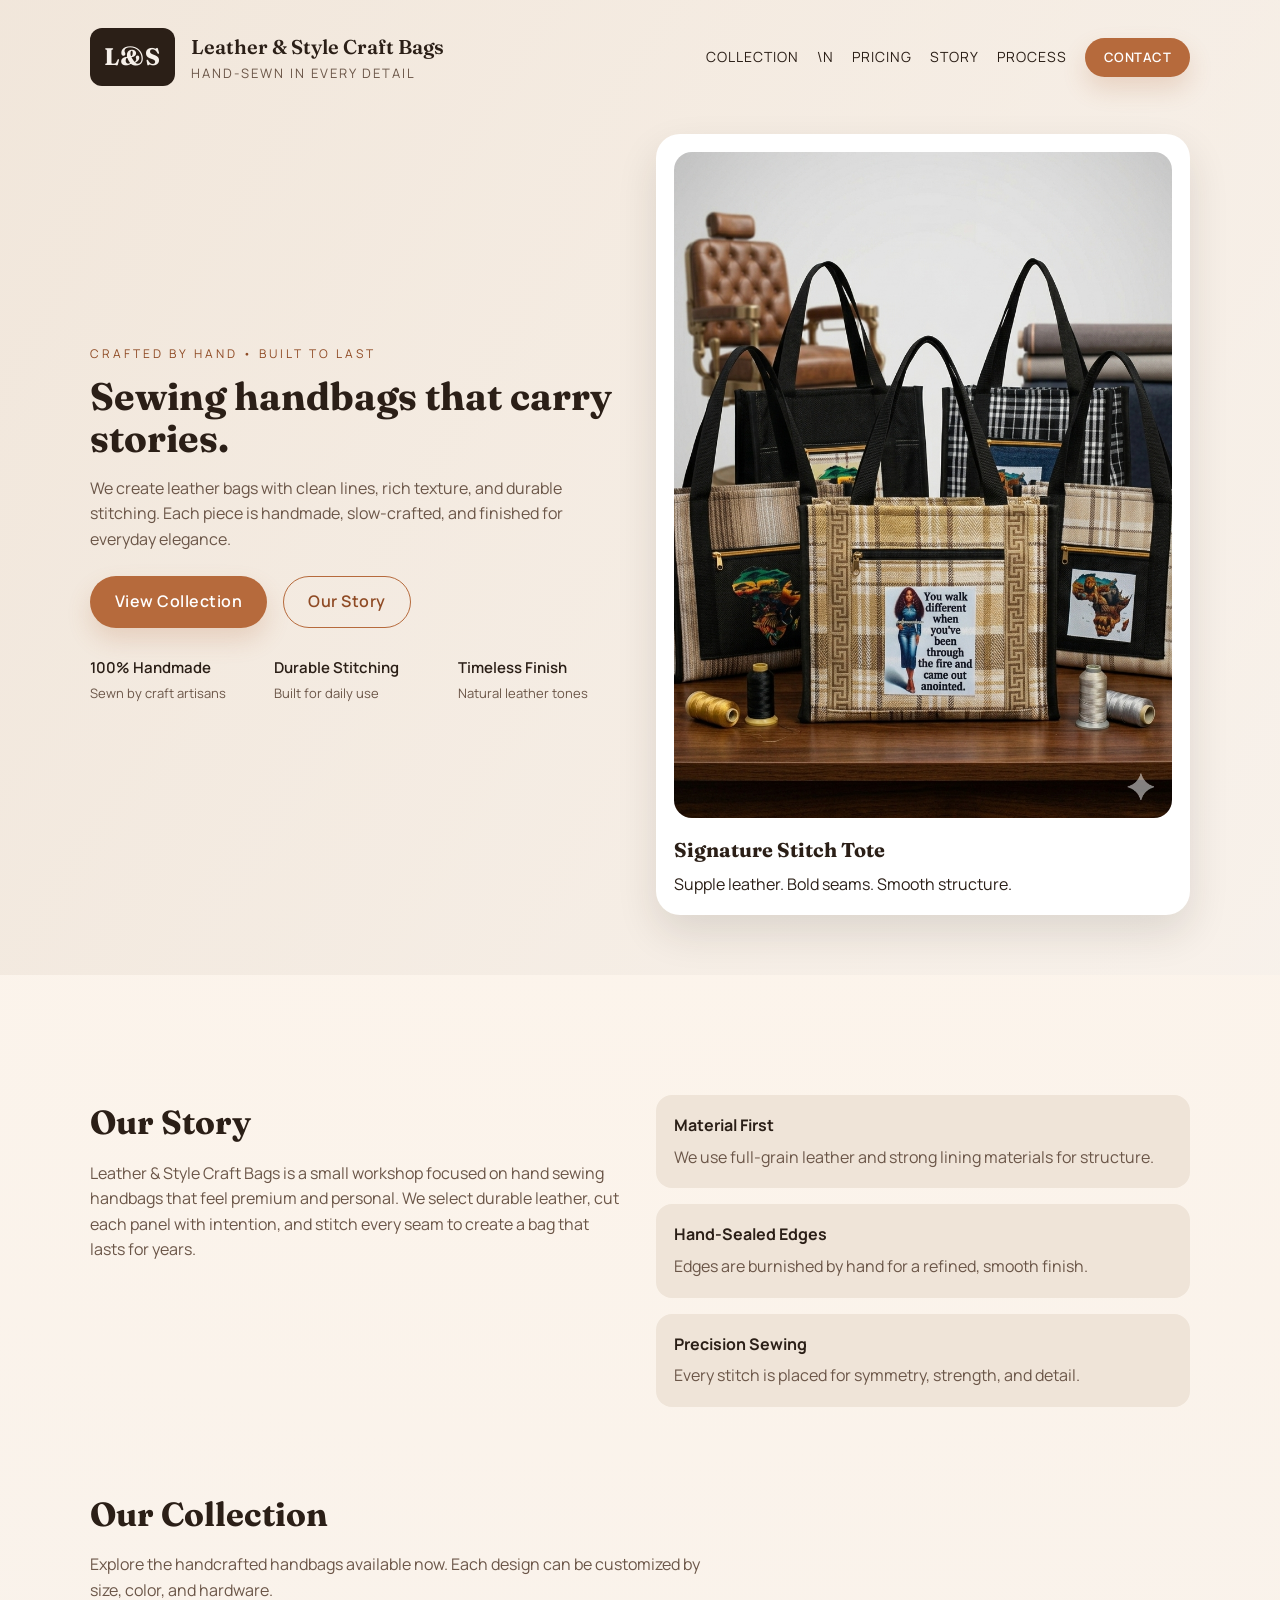
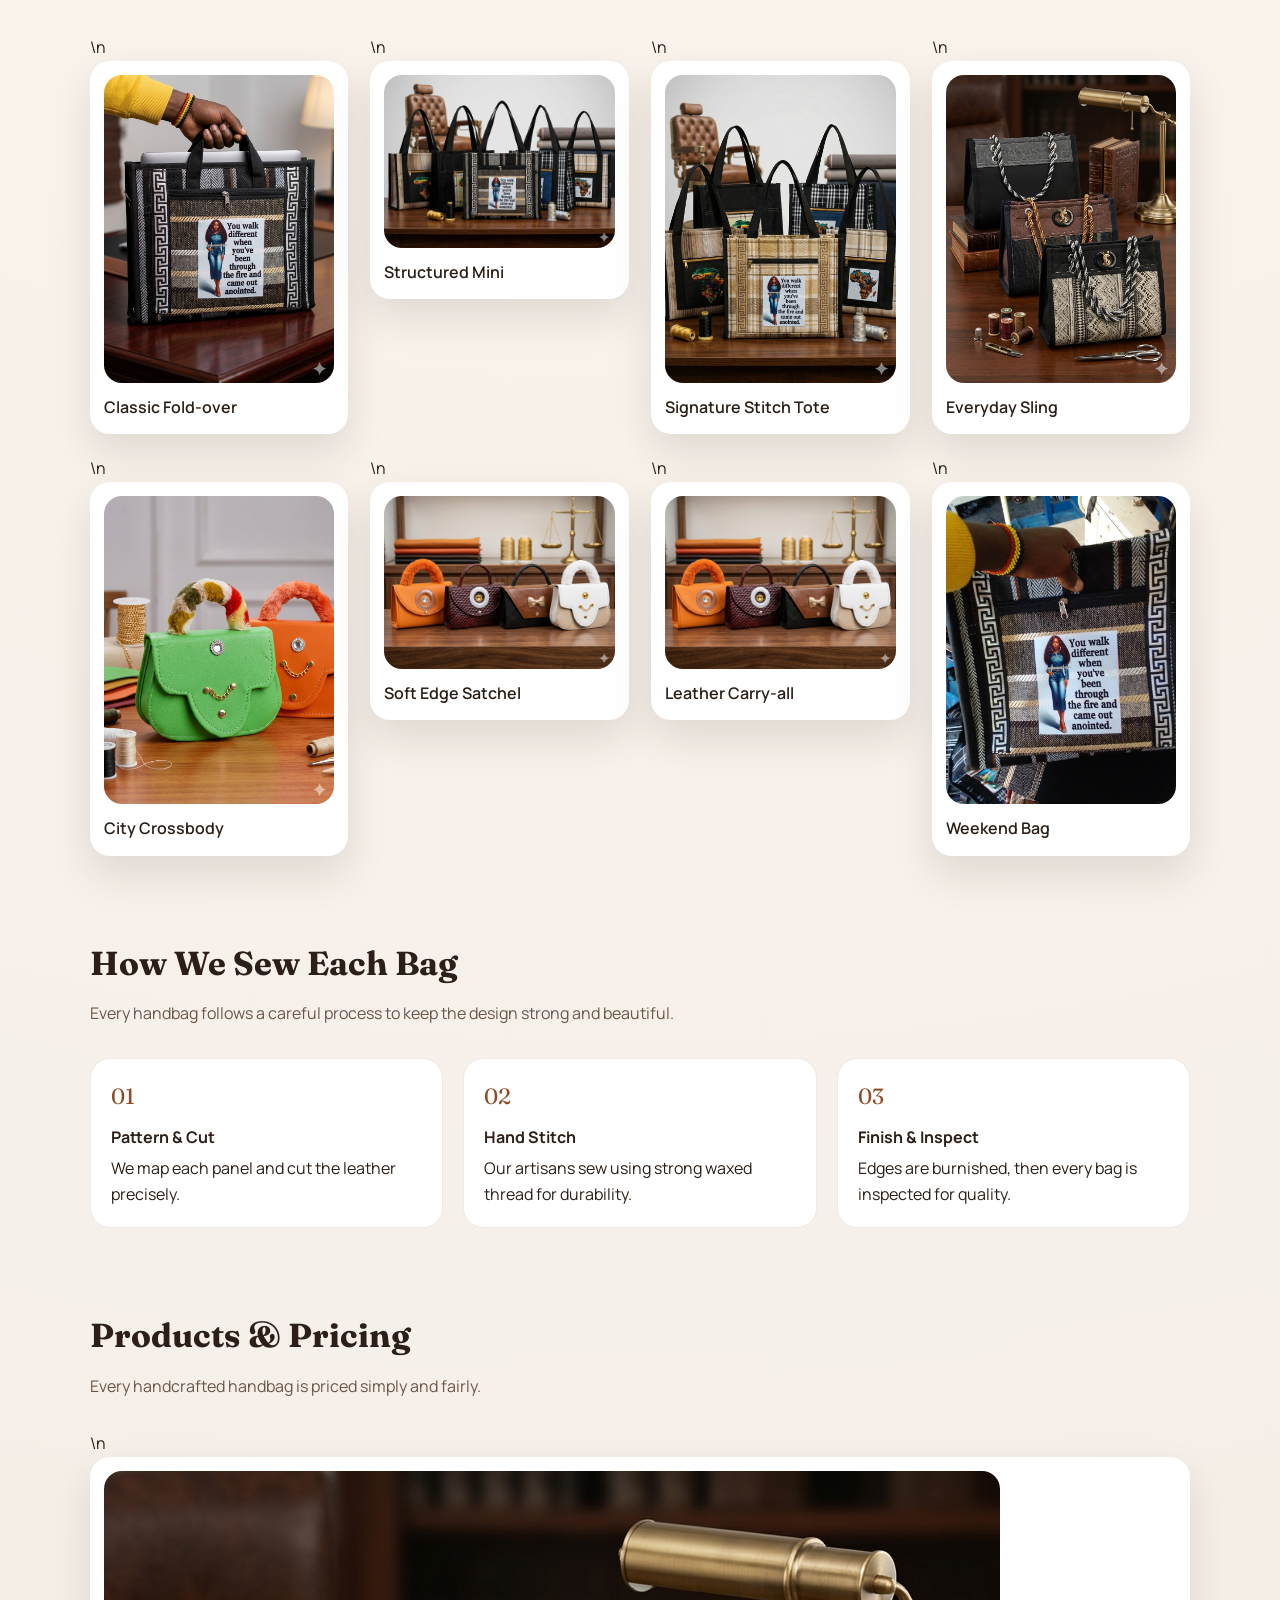
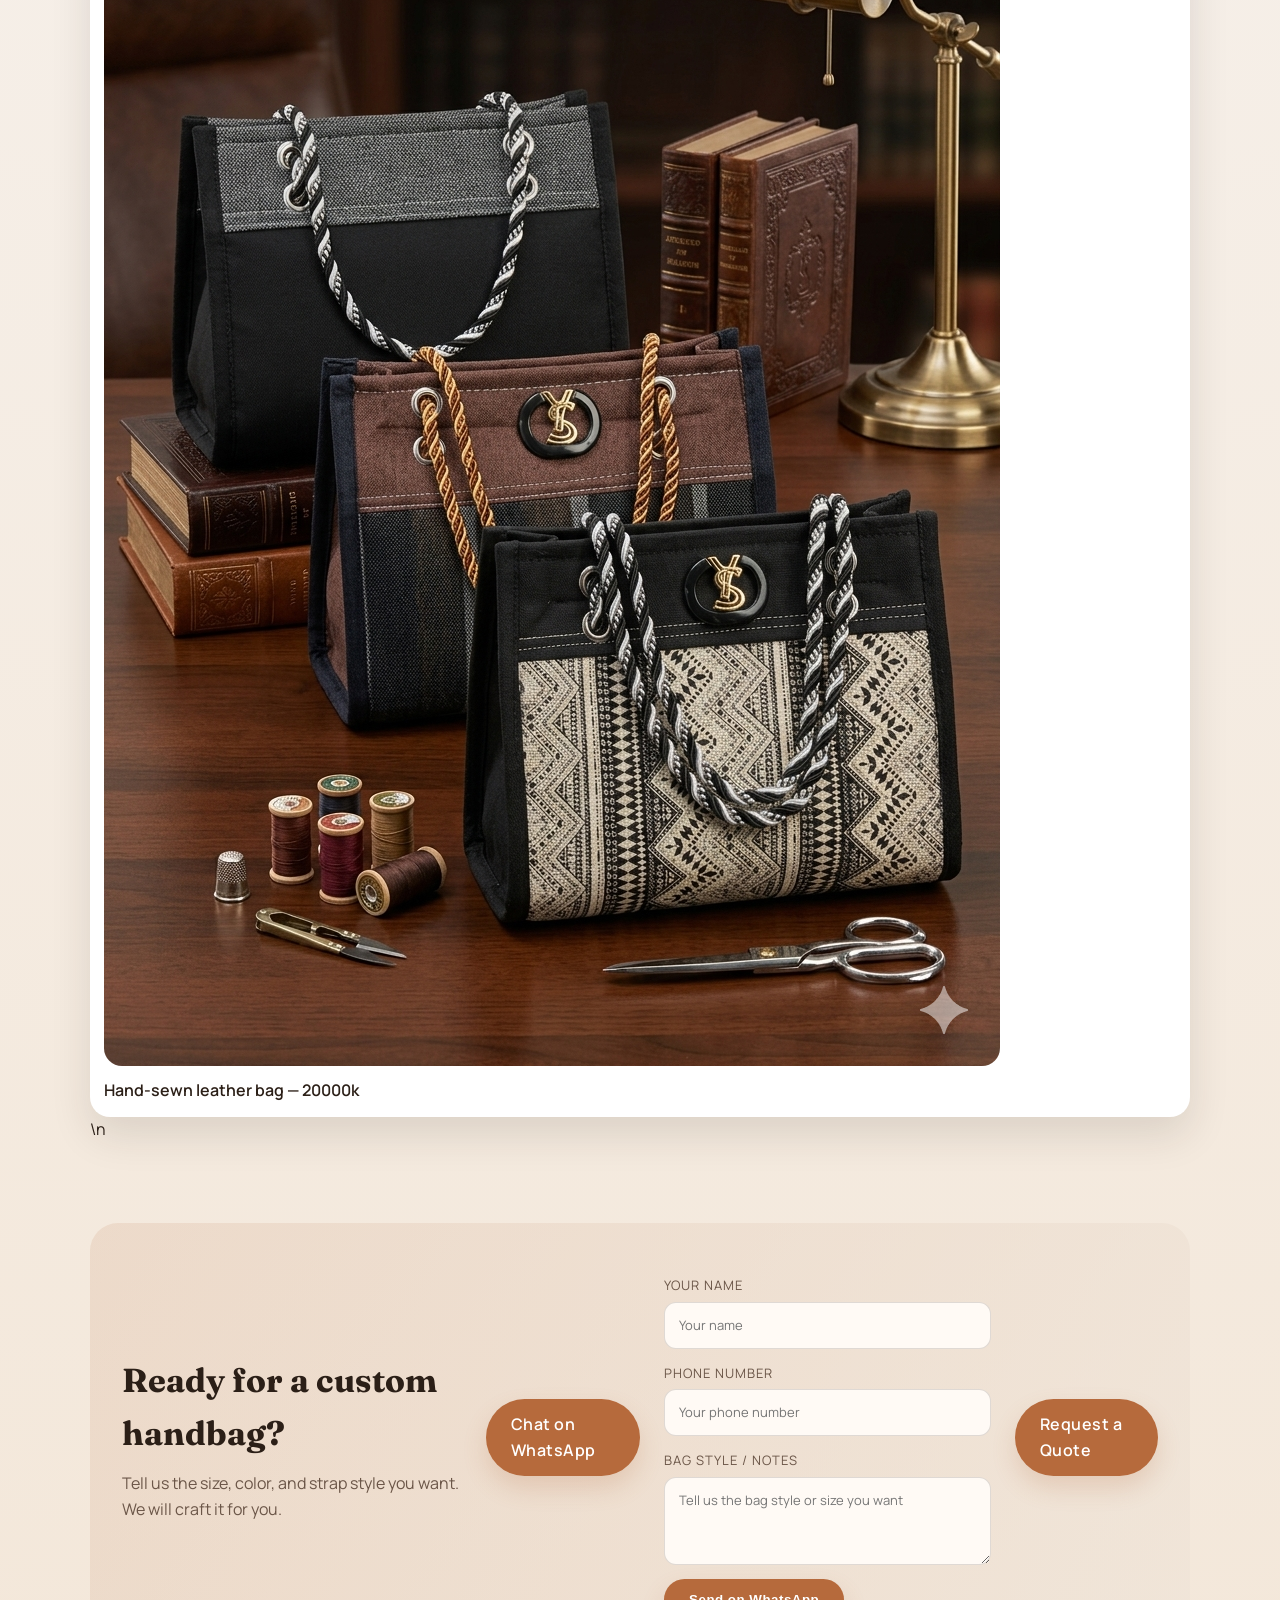
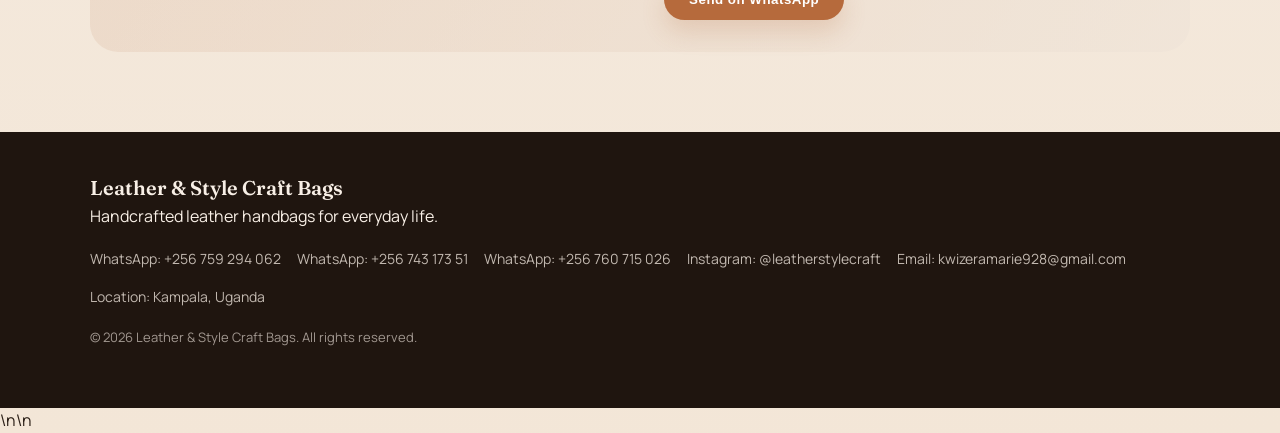
<file: index.html>
﻿<!DOCTYPE html>
<html lang="en">
<head>
    <meta charset="UTF-8">
    <meta name="viewport" content="width=device-width, initial-scale=1.0">
    <title>Leather & Style Craft Bags</title>
    <meta name="description" content="Hand-sewn leather handbags crafted in Kampala. Custom sizes, colors, and hardware available." />
    <meta property="og:type" content="website" />
    <meta property="og:title" content="Leather & Style Craft Bags" />
    <meta property="og:description" content="Hand-sewn leather handbags crafted in Kampala. Custom sizes, colors, and hardware available." />
    <meta property="og:url" content="https://stupendous-cactus-37cb73.netlify.app/" />
    <meta property="og:image" content="https://stupendous-cactus-37cb73.netlify.app/Images/1775654206550.png" />
    <meta name="twitter:card" content="summary_large_image" />
    <meta name="twitter:title" content="Leather & Style Craft Bags" />
    <meta name="twitter:description" content="Hand-sewn leather handbags crafted in Kampala. Custom sizes, colors, and hardware available." />
    <meta name="twitter:image" content="https://stupendous-cactus-37cb73.netlify.app/Images/1775654206550.png" />
    <link rel="preconnect" href="https://fonts.googleapis.com">
    <link rel="preconnect" href="https://fonts.gstatic.com" crossorigin>
    <link href="https://fonts.googleapis.com/css2?family=Fraunces:opsz,wght@9..144,400;9..144,600;9..144,700&family=Manrope:wght@300;400;500;600&display=swap" rel="stylesheet">
    <link rel="stylesheet" href="styles.css">
</head>
<body>
    <div class="page">
        <header class="site-header">
            <nav class="nav">
                <div class="brand">
                    <span class="brand-mark">L&S</span>
                    <div>
                        <div class="brand-name">Leather & Style Craft Bags</div>
                        <div class="brand-tag">Hand-sewn in every detail</div>
                    </div>
                </div>
                <div class="nav-links">
                    <a href="#collection">Collection</a>\n                    <a href="#pricing">Pricing</a>
                    <a href="#story">Story</a>
                    <a href="#process">Process</a>
                    <a href="#contact" class="button small">Contact</a>
                </div>
            </nav>

            <section class="hero">
                <div class="hero-text">
                    <p class="eyebrow">Crafted by hand • Built to last</p>
                    <h1>Sewing handbags that carry stories.</h1>
                    <p class="lead">We create leather bags with clean lines, rich texture, and durable stitching. Each piece is handmade, slow-crafted, and finished for everyday elegance.</p>
                    <div class="hero-actions">
                        <a class="button" href="#collection">View Collection</a>
                        <a class="button ghost" href="#story">Our Story</a>
                    </div>
                    <div class="hero-stats">
                        <div>
                            <span class="stat">100% Handmade</span>
                            <span class="stat-label">Sewn by craft artisans</span>
                        </div>
                        <div>
                            <span class="stat">Durable Stitching</span>
                            <span class="stat-label">Built for daily use</span>
                        </div>
                        <div>
                            <span class="stat">Timeless Finish</span>
                            <span class="stat-label">Natural leather tones</span>
                        </div>
                    </div>
                </div>
                <div class="hero-card">
                    <img src="Images/1775654206550.png" alt="Handcrafted leather bag" />
                    <div class="hero-card-text">
                        <h3>Signature Stitch Tote</h3>
                        <p>Supple leather. Bold seams. Smooth structure.</p>
                    </div>
                </div>
            </section>
        </header>

        <main>
            <section id="story" class="story">
                <div>
                    <h2>Our Story</h2>
                    <p>Leather & Style Craft Bags is a small workshop focused on hand sewing handbags that feel premium and personal. We select durable leather, cut each panel with intention, and stitch every seam to create a bag that lasts for years.</p>
                </div>
                <div class="story-highlights">
                    <div class="highlight">
                        <h4>Material First</h4>
                        <p>We use full-grain leather and strong lining materials for structure.</p>
                    </div>
                    <div class="highlight">
                        <h4>Hand-Sealed Edges</h4>
                        <p>Edges are burnished by hand for a refined, smooth finish.</p>
                    </div>
                    <div class="highlight">
                        <h4>Precision Sewing</h4>
                        <p>Every stitch is placed for symmetry, strength, and detail.</p>
                    </div>
                </div>
            </section>

            <section id="collection" class="collection">
                <div class="section-head">
                    <h2>Our Collection</h2>
                    <p>Explore the handcrafted handbags available now. Each design can be customized by size, color, and hardware.</p>
                </div>
                <div class="image-grid">
                    <a class="card-link" href="https://wa.me/256759294062?text=Hello%2C%20I%20am%20interested%20in%20a%20hand-sewn%20leather%20bag.%0AImage%3A%20https%3A%2F%2Fstupendous-cactus-37cb73.netlify.app%2FImages%2F1775653806696.png" target="_blank" rel="noopener">\n                    <figure class="card">
                        <img src="Images/1775653806696.png" alt="Leather handbag" />
                        <figcaption>Classic Fold-over</figcaption>
                    </figure>                    </a>
                    <a class="card-link" href="https://wa.me/256759294062?text=Hello%2C%20I%20am%20interested%20in%20a%20hand-sewn%20leather%20bag.%0AImage%3A%20https%3A%2F%2Fstupendous-cactus-37cb73.netlify.app%2FImages%2F1775653977512.png" target="_blank" rel="noopener">\n                    <figure class="card">
                        <img src="Images/1775653977512.png" alt="Leather handbag" />
                        <figcaption>Structured Mini</figcaption>
                    </figure>                   </a>
                    <a class="card-link" href="https://wa.me/256759294062?text=Hello%2C%20I%20am%20interested%20in%20a%20hand-sewn%20leather%20bag.%0AImage%3A%20https%3A%2F%2Fstupendous-cactus-37cb73.netlify.app%2FImages%2F1775654206550.png" target="_blank" rel="noopener">\n                    <figure class="card">
                        <img src="Images/1775654206550.png" alt="Leather handbag" />
                        <figcaption>Signature Stitch Tote</figcaption>
                    </figure>                    </a>
                    <a class="card-link" href="https://wa.me/256759294062?text=Hello%2C%20I%20am%20interested%20in%20a%20hand-sewn%20leather%20bag.%0AImage%3A%20https%3A%2F%2Fstupendous-cactus-37cb73.netlify.app%2FImages%2F1775654424771.png" target="_blank" rel="noopener">\n                    <figure class="card">
                        <img src="Images/1775654424771.png" alt="Leather handbag" />
                        <figcaption>Everyday Sling</figcaption>
                    </figure>                   </a>
                    <a class="card-link" href="https://wa.me/256759294062?text=Hello%2C%20I%20am%20interested%20in%20a%20hand-sewn%20leather%20bag.%0AImage%3A%20https%3A%2F%2Fstupendous-cactus-37cb73.netlify.app%2FImages%2F1775654623026.png" target="_blank" rel="noopener">\n                    <figure class="card">
                        <img src="Images/1775654623026.png" alt="Leather handbag" />
                        <figcaption>City Crossbody</figcaption>
                    </figure>                   </a>
                    <a class="card-link" href="https://wa.me/256759294062?text=Hello%2C%20I%20am%20interested%20in%20a%20hand-sewn%20leather%20bag.%0AImage%3A%20https%3A%2F%2Fstupendous-cactus-37cb73.netlify.app%2FImages%2F1775654816172.png" target="_blank" rel="noopener">\n                    <figure class="card">
                        <img src="Images/1775654816172.png" alt="Leather handbag" />
                        <figcaption>Soft Edge Satchel</figcaption>
                    </figure>                   </a>
                    <a class="card-link" href="https://wa.me/256759294062?text=Hello%2C%20I%20am%20interested%20in%20a%20hand-sewn%20leather%20bag.%0AImage%3A%20https%3A%2F%2Fstupendous-cactus-37cb73.netlify.app%2FImages%2F1775654816172%2520%281%29.png" target="_blank" rel="noopener">\n                    <figure class="card">
                        <img src="Images/1775654816172%20(1).png" alt="Leather handbag" />
                        <figcaption>Leather Carry-all</figcaption>
                    </figure>                    </a>
                    <a class="card-link" href="https://wa.me/256759294062?text=Hello%2C%20I%20am%20interested%20in%20a%20hand-sewn%20leather%20bag.%0AImage%3A%20https%3A%2F%2Fstupendous-cactus-37cb73.netlify.app%2FImages%2FIMG-20260408-WA0063.jpg.jpeg" target="_blank" rel="noopener">\n                    <figure class="card">
                        <img src="Images/IMG-20260408-WA0063.jpg.jpeg" alt="Leather handbag" />
                        <figcaption>Weekend Bag</figcaption>
                    </figure>                   </a>
                </div>
            </section>

            <section id="process" class="process">
                <div class="section-head">
                    <h2>How We Sew Each Bag</h2>
                    <p>Every handbag follows a careful process to keep the design strong and beautiful.</p>
                </div>
                <div class="process-steps">
                    <div class="step">
                        <span class="step-number">01</span>
                        <h4>Pattern & Cut</h4>
                        <p>We map each panel and cut the leather precisely.</p>
                    </div>
                    <div class="step">
                        <span class="step-number">02</span>
                        <h4>Hand Stitch</h4>
                        <p>Our artisans sew using strong waxed thread for durability.</p>
                    </div>
                    <div class="step">
                        <span class="step-number">03</span>
                        <h4>Finish & Inspect</h4>
                        <p>Edges are burnished, then every bag is inspected for quality.</p>
                    </div>
                </div>
            </section>

                        <section id="pricing" class="collection">
                <div class="section-head">
                    <h2>Products & Pricing</h2>
                    <p>Every handcrafted handbag is priced simply and fairly.</p>
                </div>
                <div class="image-grid">
                    <a class="card-link" href="https://wa.me/256759294062?text=Hello%2C%20I%20am%20interested%20in%20a%20hand-sewn%20leather%20bag.%0AImage%3A%20https%3A%2F%2Fstupendous-cactus-37cb73.netlify.app%2FImages%2F1775654424771.png" target="_blank" rel="noopener">\n                    <figure class="card">
                        <img src="Images/1775654424771.png" alt="Handcrafted leather handbag" />
                        <figcaption>Hand-sewn leather bag — 20000k</figcaption>
                    </figure>\n                    </a>
                </div>
            </section>
            <section id="contact" class="cta">
                <div>
                    <h2>Ready for a custom handbag?</h2>
                    <p>Tell us the size, color, and strap style you want. We will craft it for you.</p>
                </div>
                <a class="button" href="https://wa.me/256759294062?text=Hello%2C%20I%20am%20interested%20in%20a%20hand-sewn%20leather%20bag." target="_blank" rel="noopener">Chat on WhatsApp</a>
                                <form id="whatsapp-form" class="contact-form">
                    <label>
                        Your Name
                        <input type="text" name="name" placeholder="Your name" required />
                    </label>
                    <label>
                        Phone Number
                        <input type="tel" name="phone" placeholder="Your phone number" />
                    </label>
                    <label>
                        Bag Style / Notes
                        <textarea name="message" rows="3" placeholder="Tell us the bag style or size you want" required></textarea>
                    </label>
                    <button class="button" type="submit">Send on WhatsApp</button>
                </form><a class="button" href="mailto:kwizeramarie928@gmail.com">Request a Quote</a>
            </section>
        </main>

        <footer class="footer">
            <div>
                <div class="brand-name">Leather & Style Craft Bags</div>
                <p>Handcrafted leather handbags for everyday life.</p>
            </div>
                        <div class="footer-links">
                <span>WhatsApp: +256 759 294 062</span>
                <span>WhatsApp: +256 743 173 51</span>
                <span>WhatsApp: +256 760 715 026</span>
                <span>Instagram: @leatherstylecraft</span>
                <span>Email: kwizeramarie928@gmail.com</span>
                <span>Location: Kampala, Uganda</span>
            </div>
            <p class="footer-note">&copy; 2026 Leather & Style Craft Bags. All rights reserved.</p>
        </footer>
    </div>
    <script>
        (function () {
            var form = document.getElementById("whatsapp-form");
            if (!form) return;
            var number = "256759294062";
            form.addEventListener("submit", function (event) {
                event.preventDefault();
                var name = form.elements["name"].value.trim();
                var phone = form.elements["phone"].value.trim();
                var message = form.elements["message"].value.trim();
                var text = "Hello, my name is " + name + ".";
                if (phone) text += " My phone is " + phone + ".";
                text += " " + message;
                var url = "https://wa.me/" + number + "?text=" + encodeURIComponent(text);
                window.open(url, "_blank");
            });
        })();
    </script>\n</body>\n</html>
</file>
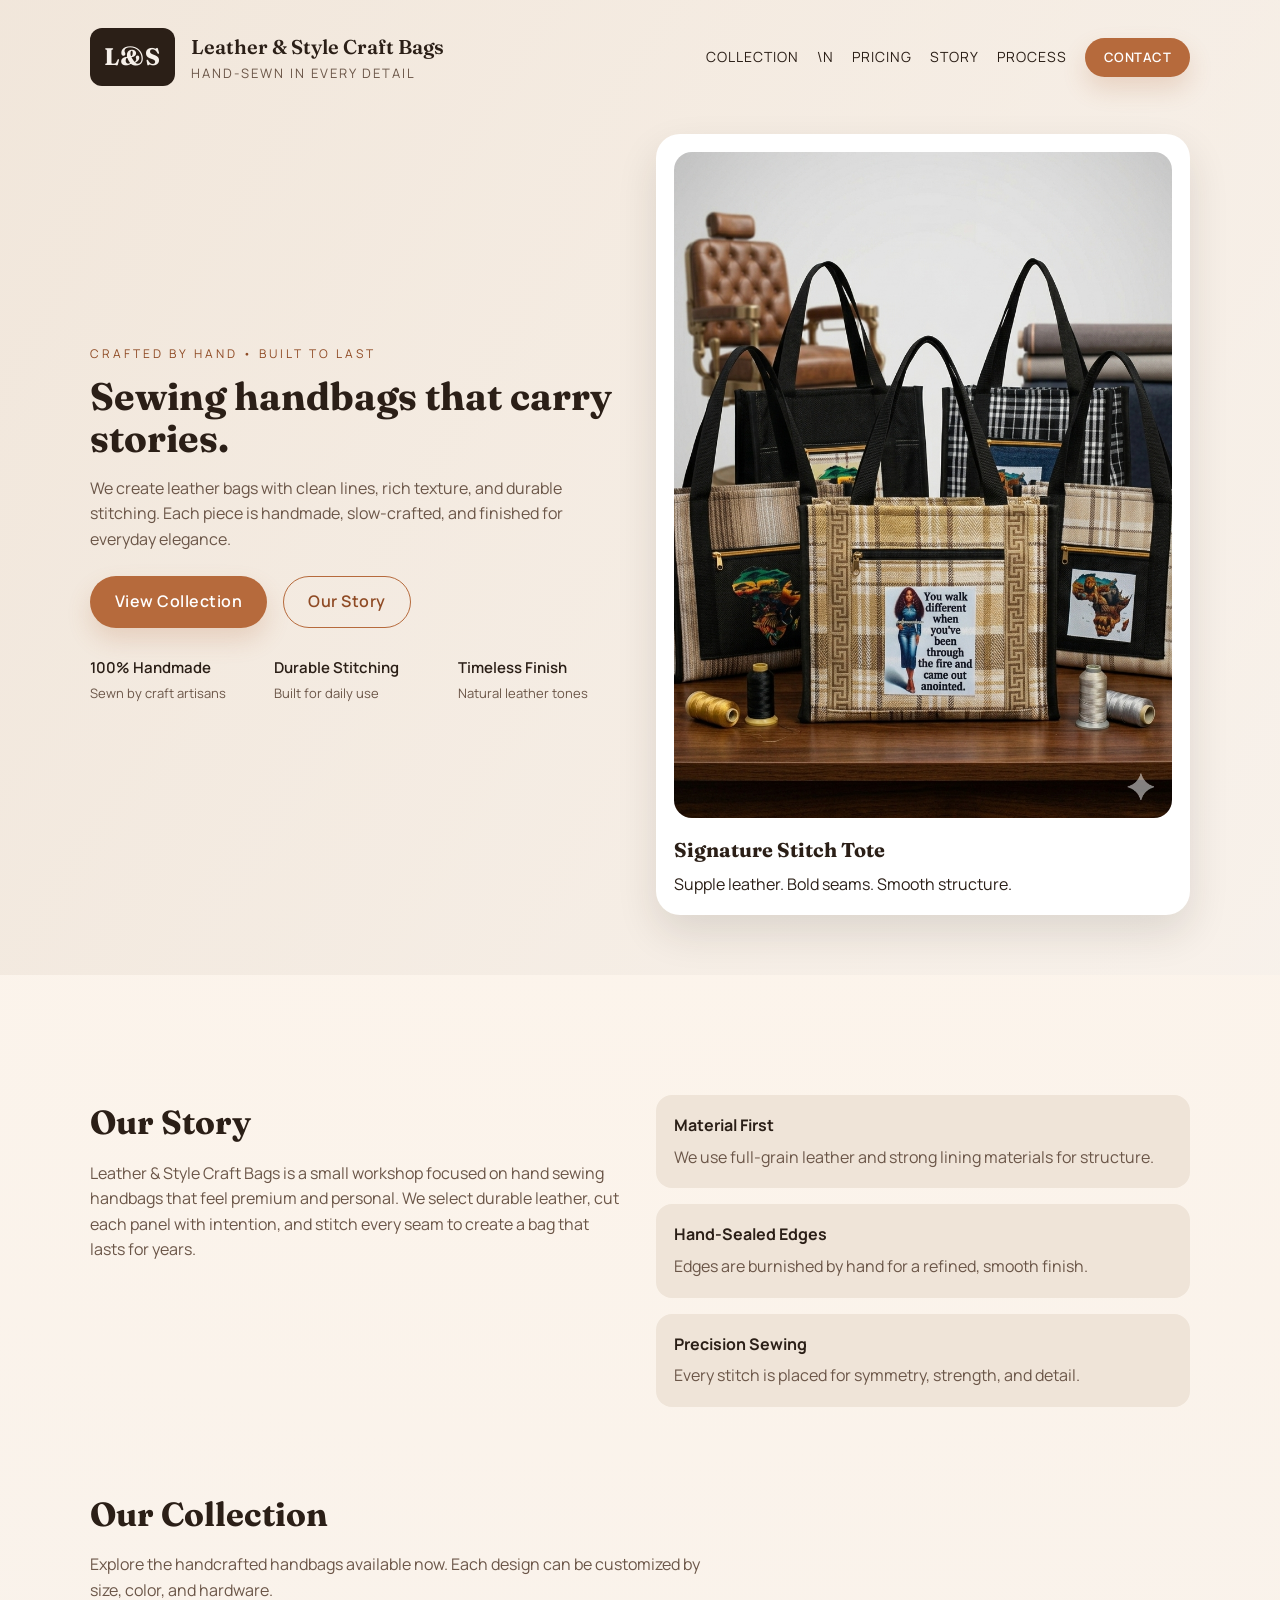
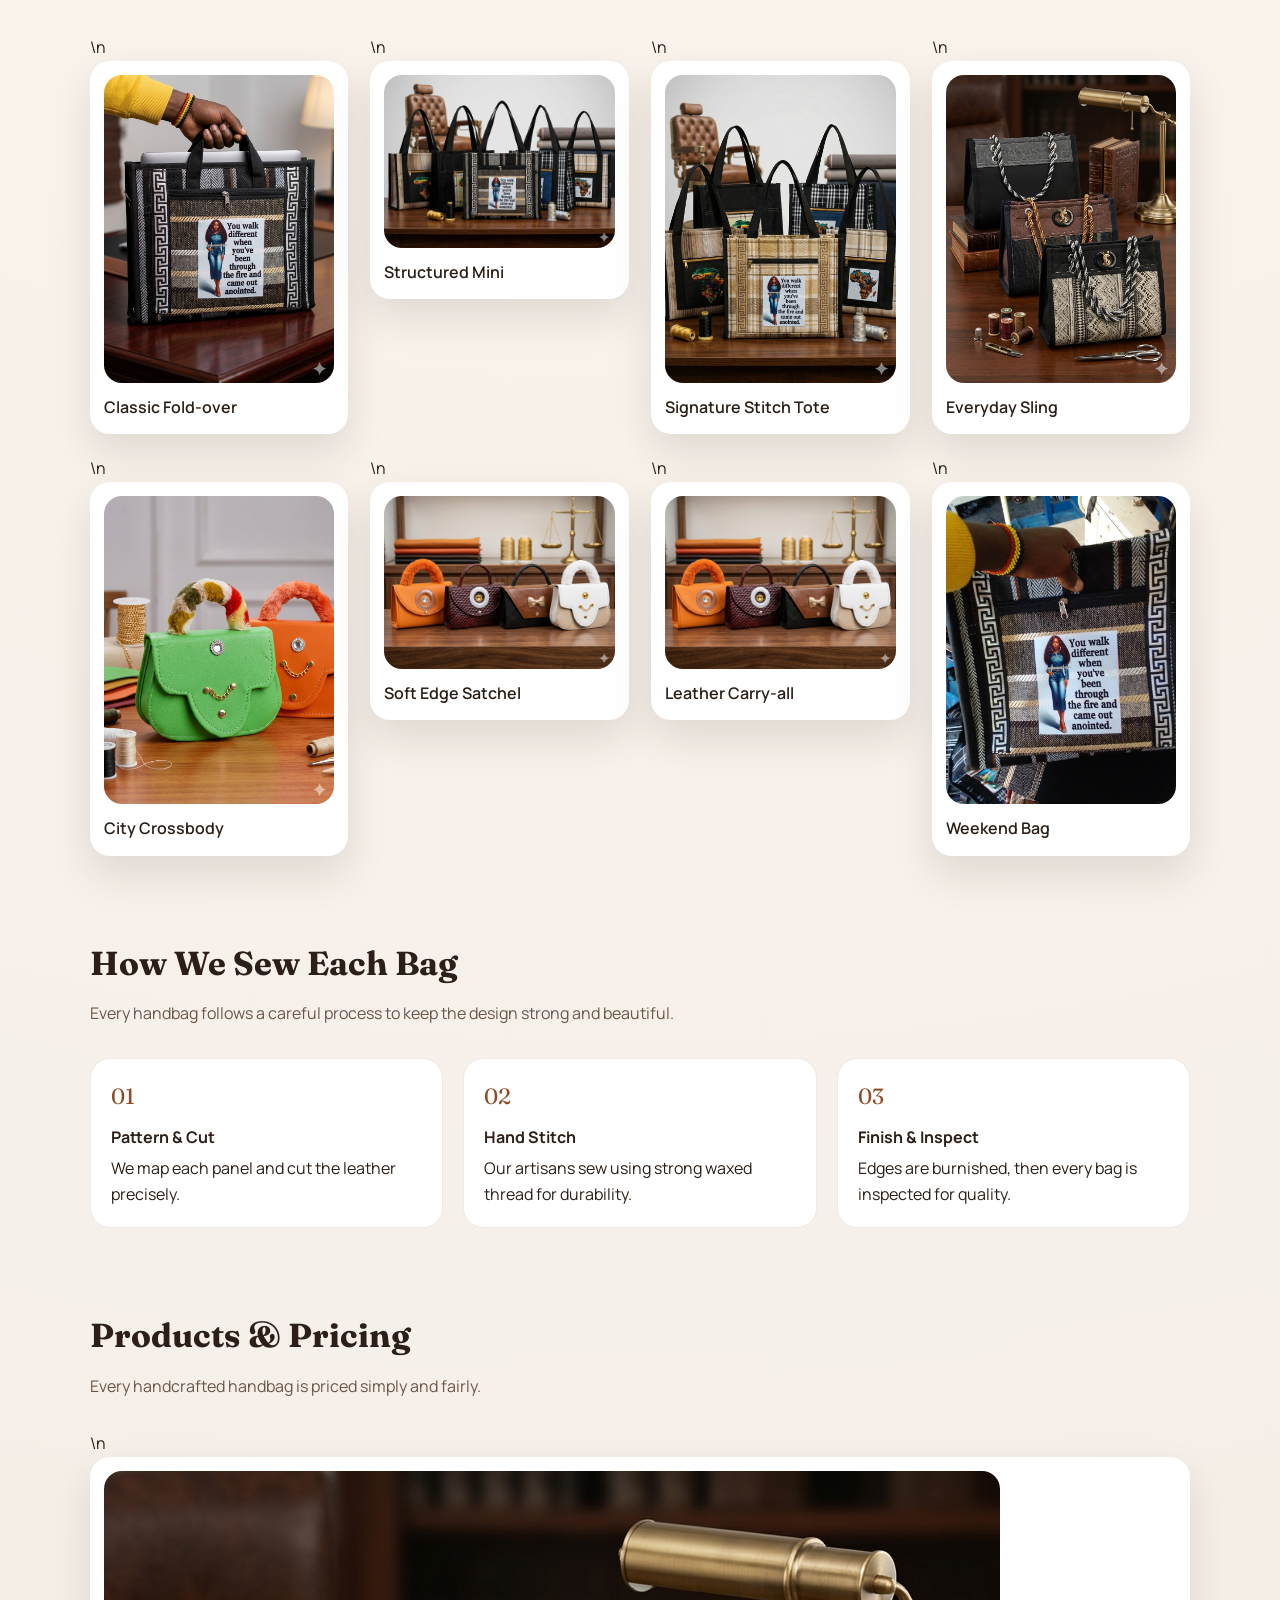
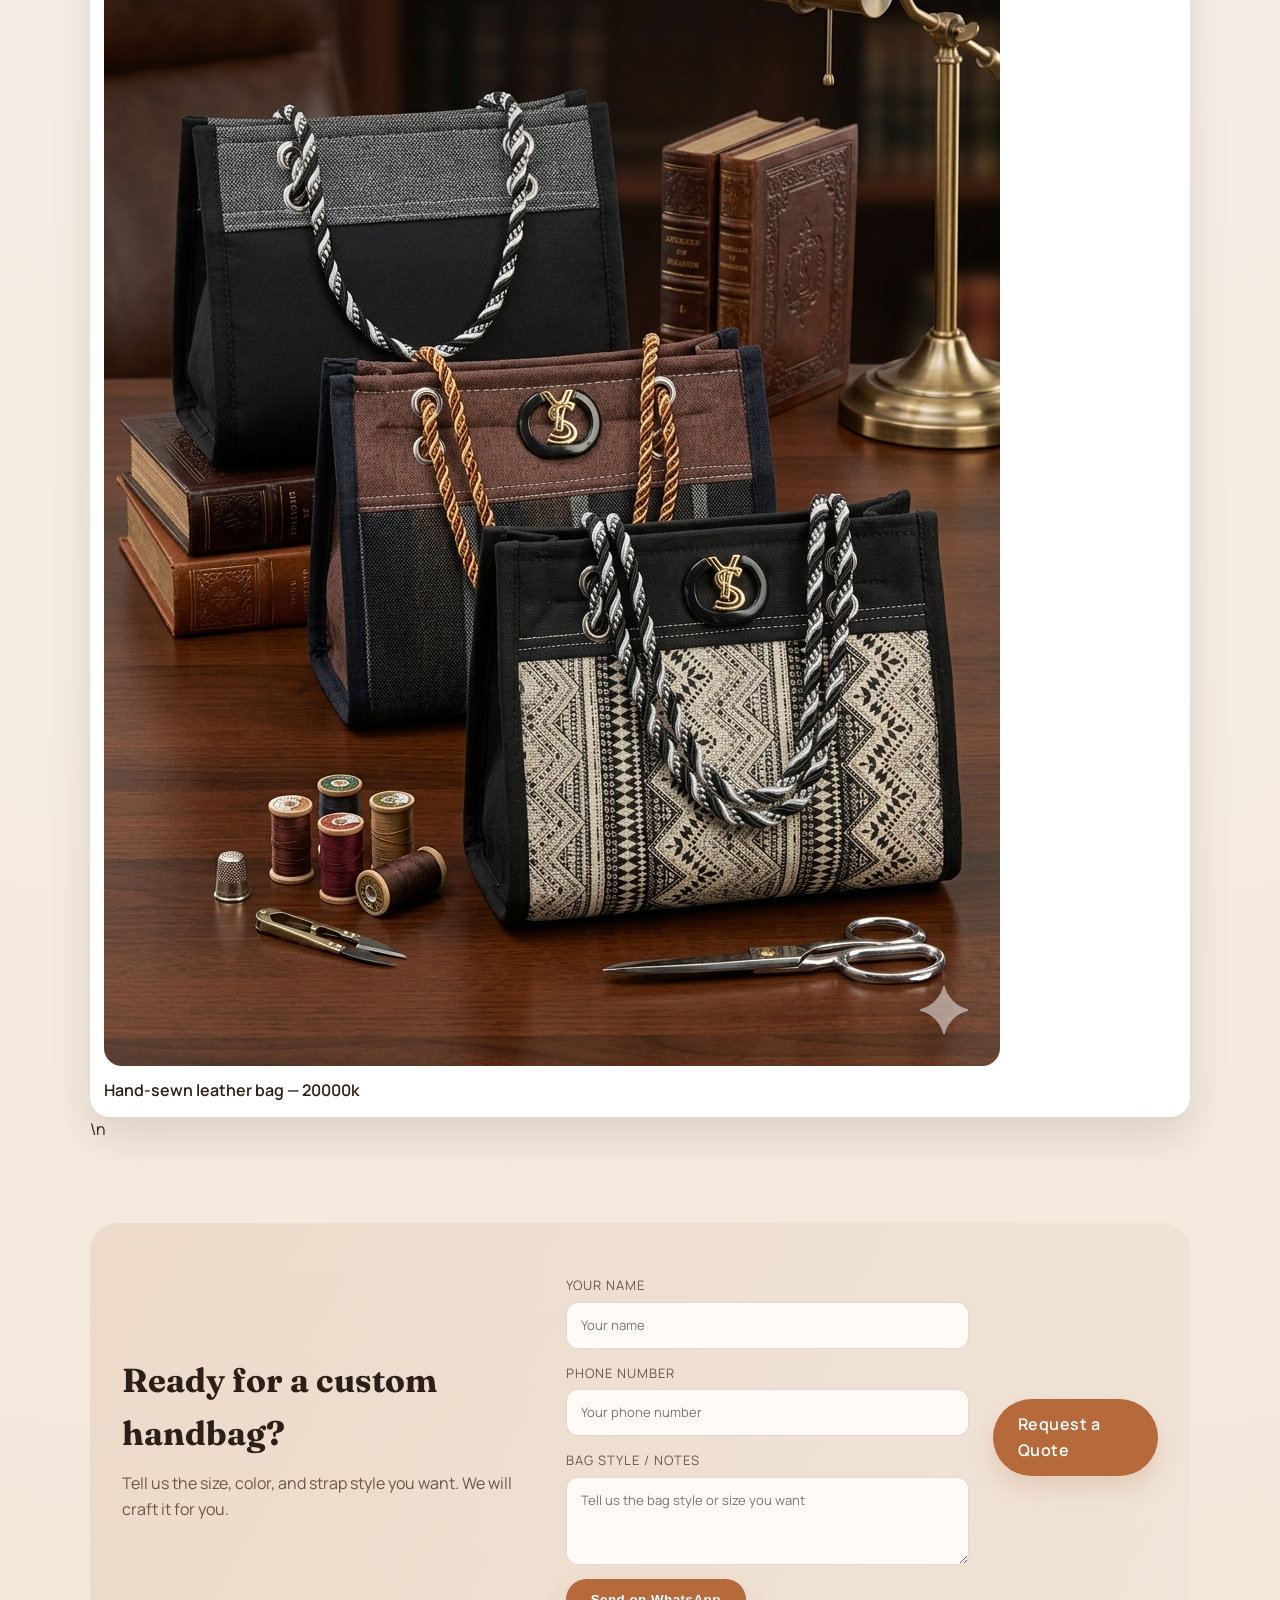
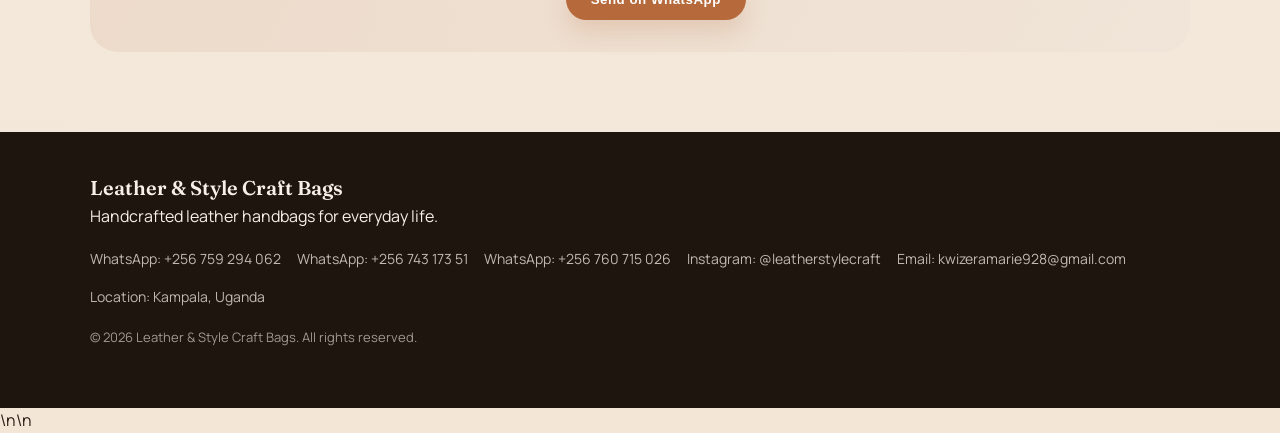
<file: Leather&Style  Craft Bags/index.html>
﻿<!DOCTYPE html>
<html lang="en">
<head>
    <meta charset="UTF-8">
    <meta name="viewport" content="width=device-width, initial-scale=1.0">
    <title>Leather & Style Craft Bags</title>
    <link rel="preconnect" href="https://fonts.googleapis.com">
    <link rel="preconnect" href="https://fonts.gstatic.com" crossorigin>
    <link href="https://fonts.googleapis.com/css2?family=Fraunces:opsz,wght@9..144,400;9..144,600;9..144,700&family=Manrope:wght@300;400;500;600&display=swap" rel="stylesheet">
    <link rel="stylesheet" href="styles.css">
</head>
<body>
    <div class="page">
        <header class="site-header">
            <nav class="nav">
                <div class="brand">
                    <span class="brand-mark">L&S</span>
                    <div>
                        <div class="brand-name">Leather & Style Craft Bags</div>
                        <div class="brand-tag">Hand-sewn in every detail</div>
                    </div>
                </div>
                <div class="nav-links">
                    <a href="#collection">Collection</a>\n                    <a href="#pricing">Pricing</a>
                    <a href="#story">Story</a>
                    <a href="#process">Process</a>
                    <a href="#contact" class="button small">Contact</a>
                </div>
            </nav>

            <section class="hero">
                <div class="hero-text">
                    <p class="eyebrow">Crafted by hand • Built to last</p>
                    <h1>Sewing handbags that carry stories.</h1>
                    <p class="lead">We create leather bags with clean lines, rich texture, and durable stitching. Each piece is handmade, slow-crafted, and finished for everyday elegance.</p>
                    <div class="hero-actions">
                        <a class="button" href="#collection">View Collection</a>
                        <a class="button ghost" href="#story">Our Story</a>
                    </div>
                    <div class="hero-stats">
                        <div>
                            <span class="stat">100% Handmade</span>
                            <span class="stat-label">Sewn by craft artisans</span>
                        </div>
                        <div>
                            <span class="stat">Durable Stitching</span>
                            <span class="stat-label">Built for daily use</span>
                        </div>
                        <div>
                            <span class="stat">Timeless Finish</span>
                            <span class="stat-label">Natural leather tones</span>
                        </div>
                    </div>
                </div>
                <div class="hero-card">
                    <img src="Images/1775654206550.png" alt="Handcrafted leather bag" />
                    <div class="hero-card-text">
                        <h3>Signature Stitch Tote</h3>
                        <p>Supple leather. Bold seams. Smooth structure.</p>
                    </div>
                </div>
            </section>
        </header>

        <main>
            <section id="story" class="story">
                <div>
                    <h2>Our Story</h2>
                    <p>Leather & Style Craft Bags is a small workshop focused on hand sewing handbags that feel premium and personal. We select durable leather, cut each panel with intention, and stitch every seam to create a bag that lasts for years.</p>
                </div>
                <div class="story-highlights">
                    <div class="highlight">
                        <h4>Material First</h4>
                        <p>We use full-grain leather and strong lining materials for structure.</p>
                    </div>
                    <div class="highlight">
                        <h4>Hand-Sealed Edges</h4>
                        <p>Edges are burnished by hand for a refined, smooth finish.</p>
                    </div>
                    <div class="highlight">
                        <h4>Precision Sewing</h4>
                        <p>Every stitch is placed for symmetry, strength, and detail.</p>
                    </div>
                </div>
            </section>

            <section id="collection" class="collection">
                <div class="section-head">
                    <h2>Our Collection</h2>
                    <p>Explore the handcrafted handbags available now. Each design can be customized by size, color, and hardware.</p>
                </div>
                <div class="image-grid">
                    <a class="card-link" href="https://wa.me/256759294062?text=Hello%2C%20I%20am%20interested%20in%20a%20hand-sewn%20leather%20bag." target="_blank" rel="noopener">\n                    <figure class="card">
                        <img src="Images/1775653806696.png" alt="Leather handbag" />
                        <figcaption>Classic Fold-over</figcaption>
                    </figure>                    </a>
                    <a class="card-link" href="https://wa.me/256759294062?text=Hello%2C%20I%20am%20interested%20in%20a%20hand-sewn%20leather%20bag." target="_blank" rel="noopener">\n                    <figure class="card">
                        <img src="Images/1775653977512.png" alt="Leather handbag" />
                        <figcaption>Structured Mini</figcaption>
                    </figure>                   </a>
                    <a class="card-link" href="https://wa.me/256759294062?text=Hello%2C%20I%20am%20interested%20in%20a%20hand-sewn%20leather%20bag." target="_blank" rel="noopener">\n                    <figure class="card">
                        <img src="Images/1775654206550.png" alt="Leather handbag" />
                        <figcaption>Signature Stitch Tote</figcaption>
                    </figure>                    </a>
                    <a class="card-link" href="https://wa.me/256759294062?text=Hello%2C%20I%20am%20interested%20in%20a%20hand-sewn%20leather%20bag." target="_blank" rel="noopener">\n                    <figure class="card">
                        <img src="Images/1775654424771.png" alt="Leather handbag" />
                        <figcaption>Everyday Sling</figcaption>
                    </figure>                   </a>
                    <a class="card-link" href="https://wa.me/256759294062?text=Hello%2C%20I%20am%20interested%20in%20a%20hand-sewn%20leather%20bag." target="_blank" rel="noopener">\n                    <figure class="card">
                        <img src="Images/1775654623026.png" alt="Leather handbag" />
                        <figcaption>City Crossbody</figcaption>
                    </figure>                   </a>
                    <a class="card-link" href="https://wa.me/256759294062?text=Hello%2C%20I%20am%20interested%20in%20a%20hand-sewn%20leather%20bag." target="_blank" rel="noopener">\n                    <figure class="card">
                        <img src="Images/1775654816172.png" alt="Leather handbag" />
                        <figcaption>Soft Edge Satchel</figcaption>
                    </figure>                   </a>
                    <a class="card-link" href="https://wa.me/256759294062?text=Hello%2C%20I%20am%20interested%20in%20a%20hand-sewn%20leather%20bag." target="_blank" rel="noopener">\n                    <figure class="card">
                        <img src="Images/1775654816172%20(1).png" alt="Leather handbag" />
                        <figcaption>Leather Carry-all</figcaption>
                    </figure>                    </a>
                    <a class="card-link" href="https://wa.me/256759294062?text=Hello%2C%20I%20am%20interested%20in%20a%20hand-sewn%20leather%20bag." target="_blank" rel="noopener">\n                    <figure class="card">
                        <img src="Images/IMG-20260408-WA0063.jpg.jpeg" alt="Leather handbag" />
                        <figcaption>Weekend Bag</figcaption>
                    </figure>                   </a>
                </div>
            </section>

            <section id="process" class="process">
                <div class="section-head">
                    <h2>How We Sew Each Bag</h2>
                    <p>Every handbag follows a careful process to keep the design strong and beautiful.</p>
                </div>
                <div class="process-steps">
                    <div class="step">
                        <span class="step-number">01</span>
                        <h4>Pattern & Cut</h4>
                        <p>We map each panel and cut the leather precisely.</p>
                    </div>
                    <div class="step">
                        <span class="step-number">02</span>
                        <h4>Hand Stitch</h4>
                        <p>Our artisans sew using strong waxed thread for durability.</p>
                    </div>
                    <div class="step">
                        <span class="step-number">03</span>
                        <h4>Finish & Inspect</h4>
                        <p>Edges are burnished, then every bag is inspected for quality.</p>
                    </div>
                </div>
            </section>

                        <section id="pricing" class="collection">
                <div class="section-head">
                    <h2>Products & Pricing</h2>
                    <p>Every handcrafted handbag is priced simply and fairly.</p>
                </div>
                <div class="image-grid">
                    <a class="card-link" href="https://wa.me/256759294062?text=Hello%2C%20I%20am%20interested%20in%20a%20hand-sewn%20leather%20bag." target="_blank" rel="noopener">\n                    <figure class="card">
                        <img src="Images/1775654424771.png" alt="Handcrafted leather handbag" />
                        <figcaption>Hand-sewn leather bag — 20000k</figcaption>
                    </figure>\n                    </a>
                </div>
            </section>
            <section id="contact" class="cta">
                <div>
                    <h2>Ready for a custom handbag?</h2>
                    <p>Tell us the size, color, and strap style you want. We will craft it for you.</p>
                </div>
                                <form id="whatsapp-form" class="contact-form">
                    <label>
                        Your Name
                        <input type="text" name="name" placeholder="Your name" required />
                    </label>
                    <label>
                        Phone Number
                        <input type="tel" name="phone" placeholder="Your phone number" />
                    </label>
                    <label>
                        Bag Style / Notes
                        <textarea name="message" rows="3" placeholder="Tell us the bag style or size you want" required></textarea>
                    </label>
                    <button class="button" type="submit">Send on WhatsApp</button>
                </form><a class="button" href="mailto:kwizeramarie928@gmail.com">Request a Quote</a>
            </section>
        </main>

        <footer class="footer">
            <div>
                <div class="brand-name">Leather & Style Craft Bags</div>
                <p>Handcrafted leather handbags for everyday life.</p>
            </div>
                        <div class="footer-links">
                <span>WhatsApp: +256 759 294 062</span>
                <span>WhatsApp: +256 743 173 51</span>
                <span>WhatsApp: +256 760 715 026</span>
                <span>Instagram: @leatherstylecraft</span>
                <span>Email: kwizeramarie928@gmail.com</span>
                <span>Location: Kampala, Uganda</span>
            </div>
            <p class="footer-note">&copy; 2026 Leather & Style Craft Bags. All rights reserved.</p>
        </footer>
    </div>
    <script>
        (function () {
            var form = document.getElementById("whatsapp-form");
            if (!form) return;
            var number = "256759294062";
            form.addEventListener("submit", function (event) {
                event.preventDefault();
                var name = form.elements["name"].value.trim();
                var phone = form.elements["phone"].value.trim();
                var message = form.elements["message"].value.trim();
                var text = "Hello, my name is " + name + ".";
                if (phone) text += " My phone is " + phone + ".";
                text += " " + message;
                var url = "https://wa.me/" + number + "?text=" + encodeURIComponent(text);
                window.open(url, "_blank");
            });
        })();
    </script>\n</body>\n</html>
</file>
<file: styles.css>
﻿:root {
    --bg: #f6f0ea;
    --bg-alt: #efe4d8;
    --ink: #2b1f17;
    --muted: #6b5648;
    --accent: #b66a3c;
    --accent-dark: #8f4b25;
    --card: #ffffff;
    --shadow: 0 18px 40px rgba(43, 31, 23, 0.12);
}

* {
    box-sizing: border-box;
    margin: 0;
    padding: 0;
}

body {
    font-family: "Manrope", sans-serif;
    color: var(--ink);
    background: radial-gradient(circle at top, #fff6ec 0%, var(--bg) 55%, #f3e6d7 100%);
    line-height: 1.6;
}

img {
    max-width: 100%;
    display: block;
    border-radius: 18px;
}

a {
    text-decoration: none;
    color: inherit;
}

.page {
    min-height: 100vh;
}

.site-header {
    padding: 28px 7vw 60px;
    background: linear-gradient(120deg, rgba(239, 228, 216, 0.85), rgba(246, 240, 234, 0.7));
}

.nav {
    display: flex;
    align-items: center;
    justify-content: space-between;
    gap: 24px;
}

.brand {
    display: flex;
    align-items: center;
    gap: 16px;
}

.brand-mark {
    font-family: "Fraunces", serif;
    font-size: 24px;
    font-weight: 700;
    background: var(--ink);
    color: var(--bg);
    padding: 10px 14px;
    border-radius: 12px;
    letter-spacing: 1px;
}

.brand-name {
    font-family: "Fraunces", serif;
    font-weight: 600;
    font-size: 20px;
}

.brand-tag {
    font-size: 13px;
    text-transform: uppercase;
    letter-spacing: 2px;
    color: var(--muted);
}

.nav-links {
    display: flex;
    align-items: center;
    gap: 18px;
    font-size: 14px;
    letter-spacing: 1px;
    text-transform: uppercase;
}

.nav-links a:hover {
    color: var(--accent-dark);
}

.hero {
    margin-top: 48px;
    display: grid;
    grid-template-columns: repeat(auto-fit, minmax(260px, 1fr));
    gap: 32px;
    align-items: center;
}

.hero-text h1 {
    font-family: "Fraunces", serif;
    font-size: clamp(2.4rem, 3vw, 3.4rem);
    line-height: 1.1;
    margin-bottom: 16px;
}

.eyebrow {
    text-transform: uppercase;
    letter-spacing: 3px;
    font-size: 12px;
    color: var(--accent-dark);
    margin-bottom: 12px;
}

.lead {
    color: var(--muted);
    max-width: 520px;
    margin-bottom: 24px;
}

.hero-actions {
    display: flex;
    gap: 16px;
    flex-wrap: wrap;
    margin-bottom: 28px;
}

.button {
    display: inline-flex;
    align-items: center;
    justify-content: center;
    padding: 12px 24px;
    border-radius: 999px;
    background: var(--accent);
    color: #fff;
    font-weight: 600;
    letter-spacing: 0.5px;
    border: 1px solid transparent;
    transition: transform 0.2s ease, box-shadow 0.2s ease;
    box-shadow: 0 12px 24px rgba(182, 106, 60, 0.2);
}

.button:hover {
    transform: translateY(-2px);
    box-shadow: 0 18px 30px rgba(182, 106, 60, 0.25);
}

.button.ghost {
    background: transparent;
    color: var(--accent-dark);
    border: 1px solid var(--accent);
    box-shadow: none;
}

.button.small {
    padding: 8px 18px;
    font-size: 13px;
}

.hero-stats {
    display: grid;
    grid-template-columns: repeat(auto-fit, minmax(160px, 1fr));
    gap: 18px;
}

.stat {
    display: block;
    font-weight: 600;
    font-size: 15px;
}

.stat-label {
    font-size: 13px;
    color: var(--muted);
}

.hero-card {
    background: var(--card);
    padding: 18px;
    border-radius: 24px;
    box-shadow: var(--shadow);
}

.hero-card-text {
    margin-top: 16px;
}

.hero-card-text h3 {
    font-family: "Fraunces", serif;
    font-size: 20px;
    margin-bottom: 6px;
}

main {
    padding: 40px 7vw 80px;
}

.story,
.collection,
.process,
.cta {
    margin-top: 80px;
}

.story {
    display: grid;
    grid-template-columns: repeat(auto-fit, minmax(250px, 1fr));
    gap: 32px;
    align-items: start;
}

.story h2,
.section-head h2,
.cta h2 {
    font-family: "Fraunces", serif;
    font-size: clamp(2rem, 2.6vw, 2.6rem);
    margin-bottom: 12px;
}

.story p,
.section-head p,
.cta p {
    color: var(--muted);
}

.story-highlights {
    display: grid;
    gap: 16px;
}

.highlight {
    background: var(--bg-alt);
    padding: 18px;
    border-radius: 16px;
}

.highlight h4 {
    font-size: 16px;
    margin-bottom: 6px;
}

.section-head {
    max-width: 640px;
}

.image-grid {
    margin-top: 32px;
    display: grid;
    grid-template-columns: repeat(auto-fit, minmax(210px, 1fr));
    gap: 22px;
}

.card {
    background: var(--card);
    padding: 14px;
    border-radius: 20px;
    box-shadow: var(--shadow);
    transition: transform 0.2s ease;
}

.card:hover {
    transform: translateY(-6px);
}

.card figcaption {
    margin-top: 12px;
    font-weight: 600;
}

.process-steps {
    margin-top: 32px;
    display: grid;
    grid-template-columns: repeat(auto-fit, minmax(220px, 1fr));
    gap: 20px;
}

.step {
    background: var(--card);
    padding: 20px;
    border-radius: 20px;
    border: 1px solid rgba(143, 75, 37, 0.12);
}

.step-number {
    font-family: "Fraunces", serif;
    font-size: 22px;
    color: var(--accent-dark);
}

.step h4 {
    margin: 10px 0 6px;
}

.cta {
    background: linear-gradient(120deg, rgba(182, 106, 60, 0.12), rgba(239, 228, 216, 0.7));
    padding: 32px;
    border-radius: 28px;
    display: flex;
    align-items: center;
    justify-content: space-between;
    gap: 24px;
}

.footer {
    padding: 40px 7vw 60px;
    background: #1f150f;
    color: #f8efe6;
    display: grid;
    gap: 18px;
}

.footer-links {
    display: flex;
    flex-wrap: wrap;
    gap: 16px;
    font-size: 14px;
    color: rgba(248, 239, 230, 0.75);
}

.footer-note {
    font-size: 13px;
    color: rgba(248, 239, 230, 0.6);
}

@media (max-width: 900px) {
    .nav {
        flex-direction: column;
        align-items: flex-start;
    }

    .nav-links {
        flex-wrap: wrap;
        gap: 12px;
    }

    .cta {
        flex-direction: column;
        align-items: flex-start;
    }
}

@media (max-width: 600px) {
    .site-header,
    main,
    .footer {
        padding-left: 6vw;
        padding-right: 6vw;
    }

    .hero-actions {
        flex-direction: column;
        align-items: flex-start;
    }
}

.card-link {
    display: block;
    color: inherit;
}

.card-link:hover .card {
    transform: translateY(-6px);
}

.contact-form {
    margin-top: 20px;
    display: grid;
    gap: 14px;
    width: min(480px, 100%);
}

.contact-form label {
    font-size: 13px;
    text-transform: uppercase;
    letter-spacing: 1px;
    color: var(--muted);
    display: grid;
    gap: 6px;
}

.contact-form input,
.contact-form textarea {
    font: inherit;
    padding: 12px 14px;
    border-radius: 12px;
    border: 1px solid rgba(43, 31, 23, 0.15);
    background: #fffaf5;
}

.contact-form button {
    justify-self: flex-start;
}

.wa-float {
    position: fixed;
    right: 22px;
    bottom: 22px;
    background: #25d366;
    color: #ffffff;
    padding: 12px 18px;
    border-radius: 999px;
    font-weight: 600;
    box-shadow: 0 12px 24px rgba(0, 0, 0, 0.18);
    z-index: 999;
}

.wa-float:hover {
    background: #1fb457;
}
</file>
<file: Leather&Style  Craft Bags/styles.css>
﻿:root {
    --bg: #f6f0ea;
    --bg-alt: #efe4d8;
    --ink: #2b1f17;
    --muted: #6b5648;
    --accent: #b66a3c;
    --accent-dark: #8f4b25;
    --card: #ffffff;
    --shadow: 0 18px 40px rgba(43, 31, 23, 0.12);
}

* {
    box-sizing: border-box;
    margin: 0;
    padding: 0;
}

body {
    font-family: "Manrope", sans-serif;
    color: var(--ink);
    background: radial-gradient(circle at top, #fff6ec 0%, var(--bg) 55%, #f3e6d7 100%);
    line-height: 1.6;
}

img {
    max-width: 100%;
    display: block;
    border-radius: 18px;
}

a {
    text-decoration: none;
    color: inherit;
}

.page {
    min-height: 100vh;
}

.site-header {
    padding: 28px 7vw 60px;
    background: linear-gradient(120deg, rgba(239, 228, 216, 0.85), rgba(246, 240, 234, 0.7));
}

.nav {
    display: flex;
    align-items: center;
    justify-content: space-between;
    gap: 24px;
}

.brand {
    display: flex;
    align-items: center;
    gap: 16px;
}

.brand-mark {
    font-family: "Fraunces", serif;
    font-size: 24px;
    font-weight: 700;
    background: var(--ink);
    color: var(--bg);
    padding: 10px 14px;
    border-radius: 12px;
    letter-spacing: 1px;
}

.brand-name {
    font-family: "Fraunces", serif;
    font-weight: 600;
    font-size: 20px;
}

.brand-tag {
    font-size: 13px;
    text-transform: uppercase;
    letter-spacing: 2px;
    color: var(--muted);
}

.nav-links {
    display: flex;
    align-items: center;
    gap: 18px;
    font-size: 14px;
    letter-spacing: 1px;
    text-transform: uppercase;
}

.nav-links a:hover {
    color: var(--accent-dark);
}

.hero {
    margin-top: 48px;
    display: grid;
    grid-template-columns: repeat(auto-fit, minmax(260px, 1fr));
    gap: 32px;
    align-items: center;
}

.hero-text h1 {
    font-family: "Fraunces", serif;
    font-size: clamp(2.4rem, 3vw, 3.4rem);
    line-height: 1.1;
    margin-bottom: 16px;
}

.eyebrow {
    text-transform: uppercase;
    letter-spacing: 3px;
    font-size: 12px;
    color: var(--accent-dark);
    margin-bottom: 12px;
}

.lead {
    color: var(--muted);
    max-width: 520px;
    margin-bottom: 24px;
}

.hero-actions {
    display: flex;
    gap: 16px;
    flex-wrap: wrap;
    margin-bottom: 28px;
}

.button {
    display: inline-flex;
    align-items: center;
    justify-content: center;
    padding: 12px 24px;
    border-radius: 999px;
    background: var(--accent);
    color: #fff;
    font-weight: 600;
    letter-spacing: 0.5px;
    border: 1px solid transparent;
    transition: transform 0.2s ease, box-shadow 0.2s ease;
    box-shadow: 0 12px 24px rgba(182, 106, 60, 0.2);
}

.button:hover {
    transform: translateY(-2px);
    box-shadow: 0 18px 30px rgba(182, 106, 60, 0.25);
}

.button.ghost {
    background: transparent;
    color: var(--accent-dark);
    border: 1px solid var(--accent);
    box-shadow: none;
}

.button.small {
    padding: 8px 18px;
    font-size: 13px;
}

.hero-stats {
    display: grid;
    grid-template-columns: repeat(auto-fit, minmax(160px, 1fr));
    gap: 18px;
}

.stat {
    display: block;
    font-weight: 600;
    font-size: 15px;
}

.stat-label {
    font-size: 13px;
    color: var(--muted);
}

.hero-card {
    background: var(--card);
    padding: 18px;
    border-radius: 24px;
    box-shadow: var(--shadow);
}

.hero-card-text {
    margin-top: 16px;
}

.hero-card-text h3 {
    font-family: "Fraunces", serif;
    font-size: 20px;
    margin-bottom: 6px;
}

main {
    padding: 40px 7vw 80px;
}

.story,
.collection,
.process,
.cta {
    margin-top: 80px;
}

.story {
    display: grid;
    grid-template-columns: repeat(auto-fit, minmax(250px, 1fr));
    gap: 32px;
    align-items: start;
}

.story h2,
.section-head h2,
.cta h2 {
    font-family: "Fraunces", serif;
    font-size: clamp(2rem, 2.6vw, 2.6rem);
    margin-bottom: 12px;
}

.story p,
.section-head p,
.cta p {
    color: var(--muted);
}

.story-highlights {
    display: grid;
    gap: 16px;
}

.highlight {
    background: var(--bg-alt);
    padding: 18px;
    border-radius: 16px;
}

.highlight h4 {
    font-size: 16px;
    margin-bottom: 6px;
}

.section-head {
    max-width: 640px;
}

.image-grid {
    margin-top: 32px;
    display: grid;
    grid-template-columns: repeat(auto-fit, minmax(210px, 1fr));
    gap: 22px;
}

.card {
    background: var(--card);
    padding: 14px;
    border-radius: 20px;
    box-shadow: var(--shadow);
    transition: transform 0.2s ease;
}

.card:hover {
    transform: translateY(-6px);
}

.card figcaption {
    margin-top: 12px;
    font-weight: 600;
}

.process-steps {
    margin-top: 32px;
    display: grid;
    grid-template-columns: repeat(auto-fit, minmax(220px, 1fr));
    gap: 20px;
}

.step {
    background: var(--card);
    padding: 20px;
    border-radius: 20px;
    border: 1px solid rgba(143, 75, 37, 0.12);
}

.step-number {
    font-family: "Fraunces", serif;
    font-size: 22px;
    color: var(--accent-dark);
}

.step h4 {
    margin: 10px 0 6px;
}

.cta {
    background: linear-gradient(120deg, rgba(182, 106, 60, 0.12), rgba(239, 228, 216, 0.7));
    padding: 32px;
    border-radius: 28px;
    display: flex;
    align-items: center;
    justify-content: space-between;
    gap: 24px;
}

.footer {
    padding: 40px 7vw 60px;
    background: #1f150f;
    color: #f8efe6;
    display: grid;
    gap: 18px;
}

.footer-links {
    display: flex;
    flex-wrap: wrap;
    gap: 16px;
    font-size: 14px;
    color: rgba(248, 239, 230, 0.75);
}

.footer-note {
    font-size: 13px;
    color: rgba(248, 239, 230, 0.6);
}

@media (max-width: 900px) {
    .nav {
        flex-direction: column;
        align-items: flex-start;
    }

    .nav-links {
        flex-wrap: wrap;
        gap: 12px;
    }

    .cta {
        flex-direction: column;
        align-items: flex-start;
    }
}

@media (max-width: 600px) {
    .site-header,
    main,
    .footer {
        padding-left: 6vw;
        padding-right: 6vw;
    }

    .hero-actions {
        flex-direction: column;
        align-items: flex-start;
    }
}

.card-link {
    display: block;
    color: inherit;
}

.card-link:hover .card {
    transform: translateY(-6px);
}

.contact-form {
    margin-top: 20px;
    display: grid;
    gap: 14px;
    width: min(480px, 100%);
}

.contact-form label {
    font-size: 13px;
    text-transform: uppercase;
    letter-spacing: 1px;
    color: var(--muted);
    display: grid;
    gap: 6px;
}

.contact-form input,
.contact-form textarea {
    font: inherit;
    padding: 12px 14px;
    border-radius: 12px;
    border: 1px solid rgba(43, 31, 23, 0.15);
    background: #fffaf5;
}

.contact-form button {
    justify-self: flex-start;
}

.wa-float {
    position: fixed;
    right: 22px;
    bottom: 22px;
    background: #25d366;
    color: #ffffff;
    padding: 12px 18px;
    border-radius: 999px;
    font-weight: 600;
    box-shadow: 0 12px 24px rgba(0, 0, 0, 0.18);
    z-index: 999;
}

.wa-float:hover {
    background: #1fb457;
}
</file>
